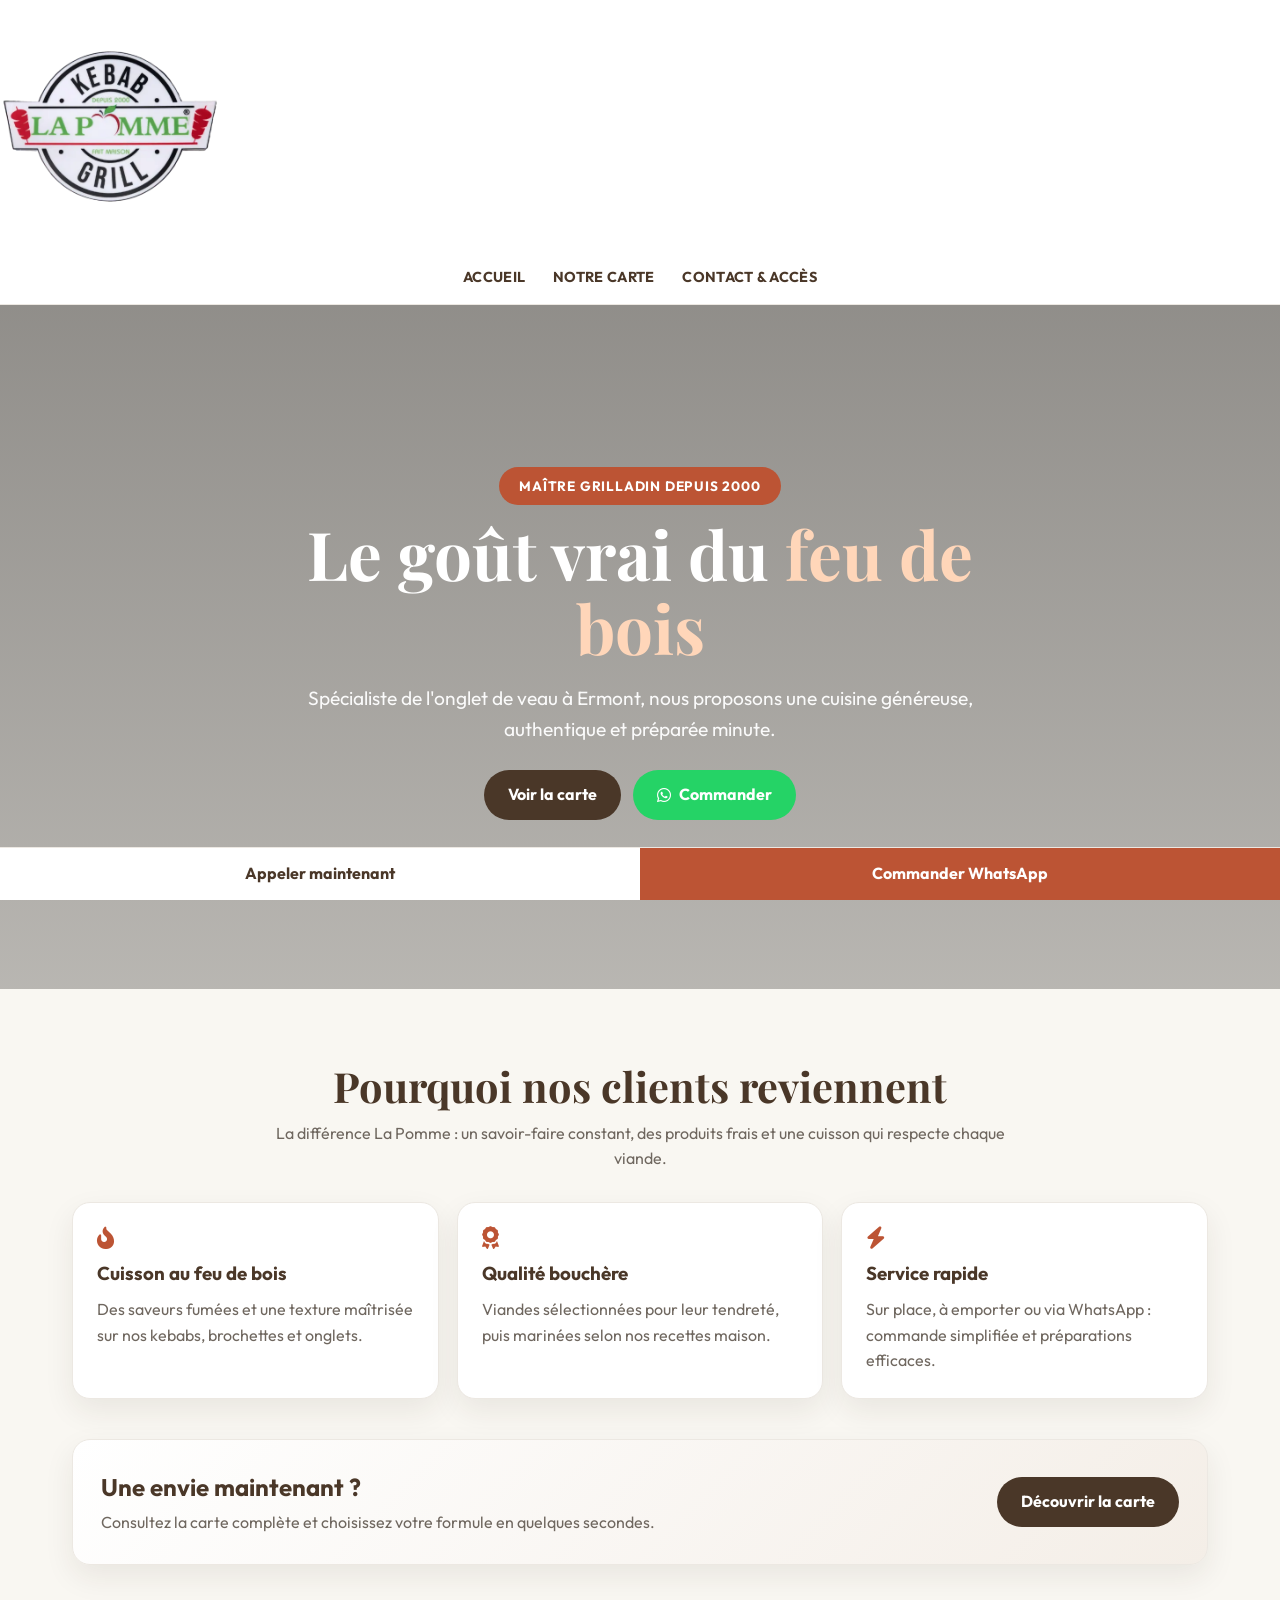
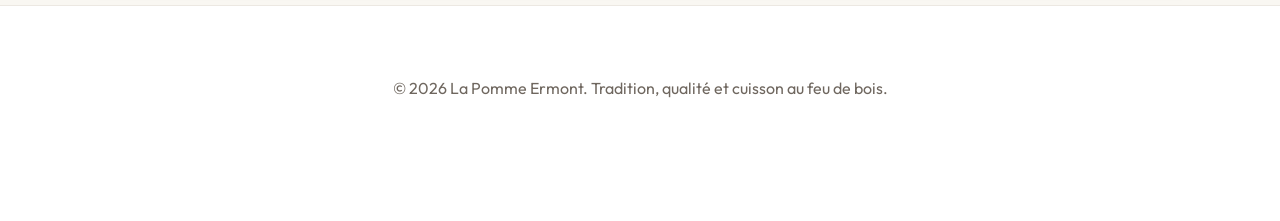
<file: index.html>
<!DOCTYPE html>
<html lang="fr">
<head>
    <meta charset="UTF-8">
    <meta name="viewport" content="width=device-width, initial-scale=1.0">
    <meta name="description" content="La Pomme Ermont : kebab au feu de bois, onglet de veau, grillades maison et commande rapide par téléphone ou WhatsApp.">
    <title>La Pomme Ermont | Kebab au Feu de Bois & Onglet de Veau</title>
    <link rel="preconnect" href="https://fonts.googleapis.com">
    <link rel="preconnect" href="https://fonts.gstatic.com" crossorigin>
    <link rel="stylesheet" href="https://cdnjs.cloudflare.com/ajax/libs/font-awesome/6.4.0/css/all.min.css">
    <link href="https://fonts.googleapis.com/css2?family=Playfair+Display:wght@700&family=Outfit:wght@300;400;600;700;800&display=swap" rel="stylesheet">
    <link rel="stylesheet" href="style.css">
</head>
<body>
    <header class="main-header">
        <div class="header-top">
            <a href="index.html" aria-label="Retour à l'accueil La Pomme Ermont">
                <img src="logo.png" alt="Logo La Pomme Ermont" class="mega-logo">
            </a>
        </div>
        <nav class="main-nav" aria-label="Navigation principale">
            <ul class="nav-links">
                <li><a href="index.html" class="active">Accueil</a></li>
                <li><a href="menu.html">Notre carte</a></li>
                <li><a href="contact.html">Contact & accès</a></li>
            </ul>
        </nav>
    </header>

    <main>
        <section class="hero">
            <div class="hero-content">
                <span class="badge">Maître grilladin depuis 2000</span>
                <h1>Le goût vrai du <span class="highlight">feu de bois</span></h1>
                <p>Spécialiste de l'onglet de veau à Ermont, nous proposons une cuisine généreuse, authentique et préparée minute.</p>
                <div class="hero-btns">
                    <a href="menu.html" class="btn btn-primary">Voir la carte</a>
                    <a href="https://wa.me/33134142460" class="btn btn-whatsapp" target="_blank" rel="noreferrer">
                        <i class="fab fa-whatsapp" aria-hidden="true"></i> Commander
                    </a>
                </div>
            </div>
        </section>

        <section class="container section spacing-lg">
            <div class="section-intro">
                <h2>Pourquoi nos clients reviennent</h2>
                <p>La différence La Pomme : un savoir-faire constant, des produits frais et une cuisson qui respecte chaque viande.</p>
            </div>
            <div class="feature-grid">
                <article class="feature-card">
                    <i class="fa-solid fa-fire-flame-curved" aria-hidden="true"></i>
                    <h3>Cuisson au feu de bois</h3>
                    <p>Des saveurs fumées et une texture maîtrisée sur nos kebabs, brochettes et onglets.</p>
                </article>
                <article class="feature-card">
                    <i class="fa-solid fa-award" aria-hidden="true"></i>
                    <h3>Qualité bouchère</h3>
                    <p>Viandes sélectionnées pour leur tendreté, puis marinées selon nos recettes maison.</p>
                </article>
                <article class="feature-card">
                    <i class="fa-solid fa-bolt" aria-hidden="true"></i>
                    <h3>Service rapide</h3>
                    <p>Sur place, à emporter ou via WhatsApp : commande simplifiée et préparations efficaces.</p>
                </article>
            </div>
        </section>

        <section class="container section">
            <div class="cta-strip">
                <div>
                    <h2>Une envie maintenant ?</h2>
                    <p>Consultez la carte complète et choisissez votre formule en quelques secondes.</p>
                </div>
                <a href="menu.html" class="btn btn-primary">Découvrir la carte</a>
            </div>
        </section>
    </main>

    <footer id="footer-placeholder"></footer>
    <script src="script.js"></script>
</body>
</html>
</file>
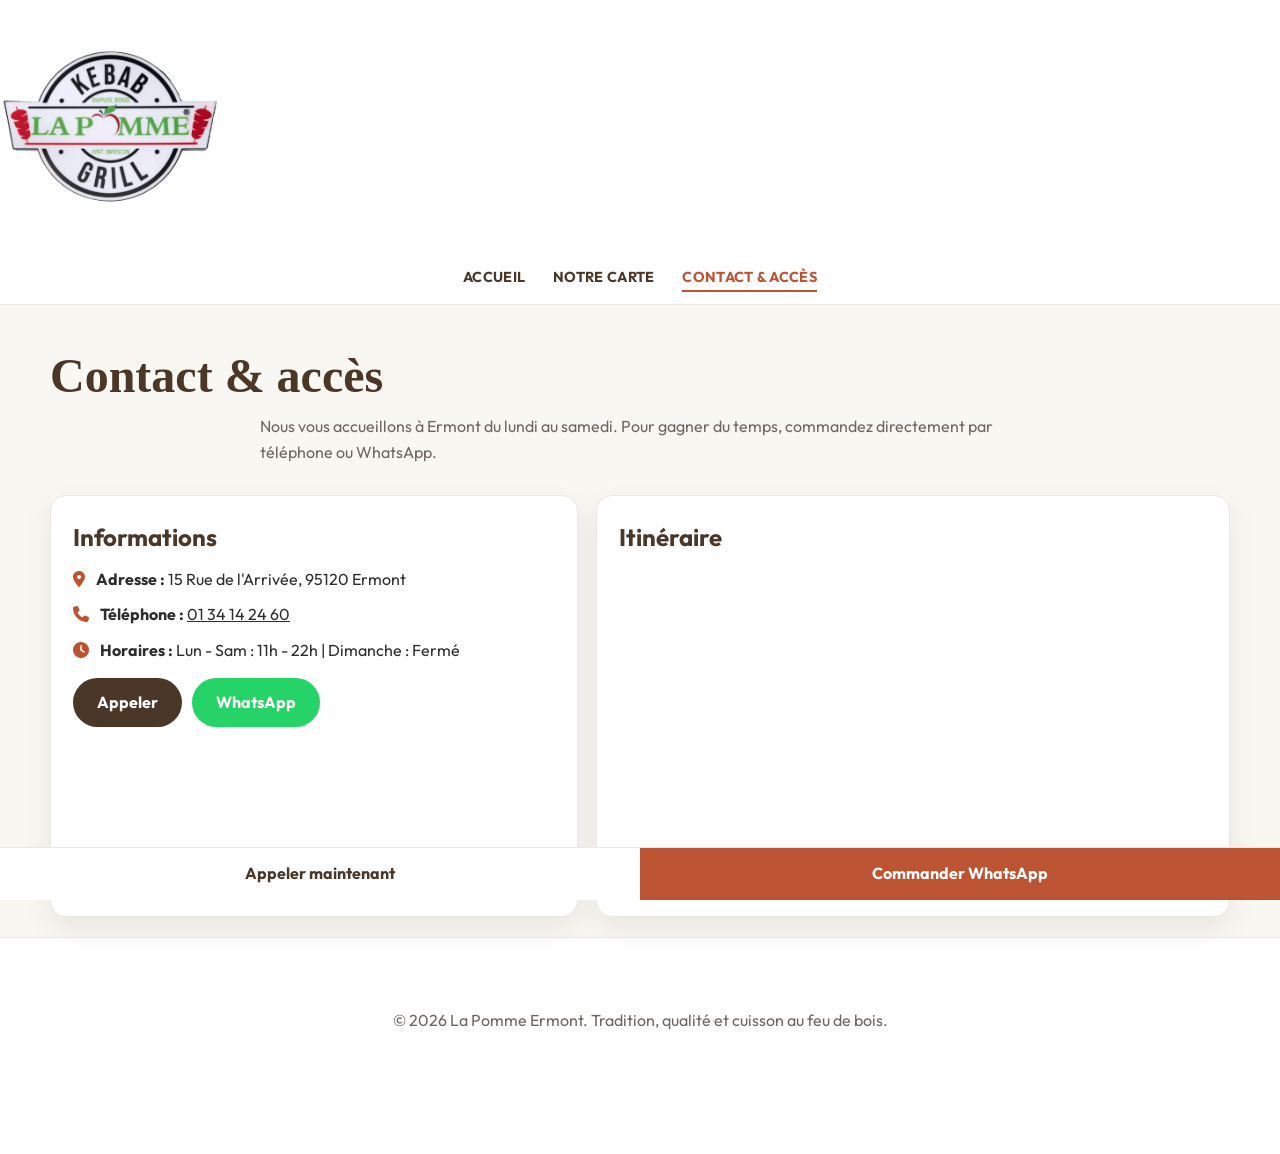
<file: contact.html>
<!DOCTYPE html>
<html lang="fr">
<head>
    <meta charset="UTF-8">
    <meta name="viewport" content="width=device-width, initial-scale=1.0">
    <meta name="description" content="Contactez La Pomme Ermont, retrouvez l'adresse, les horaires, l'itinéraire Google Maps et commandez rapidement.">
    <title>Contact & Accès - La Pomme Ermont</title>
    <link rel="preconnect" href="https://fonts.googleapis.com">
    <link rel="preconnect" href="https://fonts.gstatic.com" crossorigin>
    <link rel="stylesheet" href="https://cdnjs.cloudflare.com/ajax/libs/font-awesome/6.4.0/css/all.min.css">
    <link href="https://fonts.googleapis.com/css2?family=Outfit:wght@400;600;700&display=swap" rel="stylesheet">
    <link rel="stylesheet" href="style.css">
</head>
<body>
    <header id="header-placeholder"></header>

    <main class="container contact-wrap">
        <section class="contact-box">
            <div class="section-intro left">
                <h1>Contact & accès</h1>
                <p>Nous vous accueillons à Ermont du lundi au samedi. Pour gagner du temps, commandez directement par téléphone ou WhatsApp.</p>
            </div>

            <div class="contact-grid">
                <article class="info-card">
                    <h2>Informations</h2>
                    <p><i class="fa-solid fa-location-dot" aria-hidden="true"></i> <strong>Adresse :</strong> 15 Rue de l'Arrivée, 95120 Ermont</p>
                    <p><i class="fa-solid fa-phone" aria-hidden="true"></i> <strong>Téléphone :</strong> <a href="tel:0134142460">01 34 14 24 60</a></p>
                    <p><i class="fa-solid fa-clock" aria-hidden="true"></i> <strong>Horaires :</strong> Lun - Sam : 11h - 22h | Dimanche : Fermé</p>
                    <div class="contact-actions">
                        <a href="tel:0134142460" class="btn btn-primary">Appeler</a>
                        <a href="https://wa.me/33134142460" class="btn btn-whatsapp" target="_blank" rel="noreferrer">WhatsApp</a>
                    </div>
                </article>

                <article class="info-card map-card">
                    <h2>Itinéraire</h2>
                    <div class="map-container">
                        <iframe src="https://www.google.com/maps/embed?pb=!1m18!1m12!1m3!1d2617.9157291114095!2d2.25916!3d48.9893!2m3!1f0!2f0!3f0!3m2!1i1024!2i768!4f13.1!3m3!1m2!1s0x47e6670876793e37%3A0x29b93ece790ba882!2s15%20Rue%20de%20l&#39;Arriv%C3%A9e%2C%2095120%20Ermont!5e0!3m2!1sfr!2sfr!4v1700000000000" width="100%" height="320" style="border:0; border-radius: 14px;" allowfullscreen="" loading="lazy" referrerpolicy="no-referrer-when-downgrade"></iframe>
                    </div>
                </article>
            </div>
        </section>
    </main>

    <footer id="footer-placeholder"></footer>
    <script src="script.js"></script>
</body>
</html>
</file>
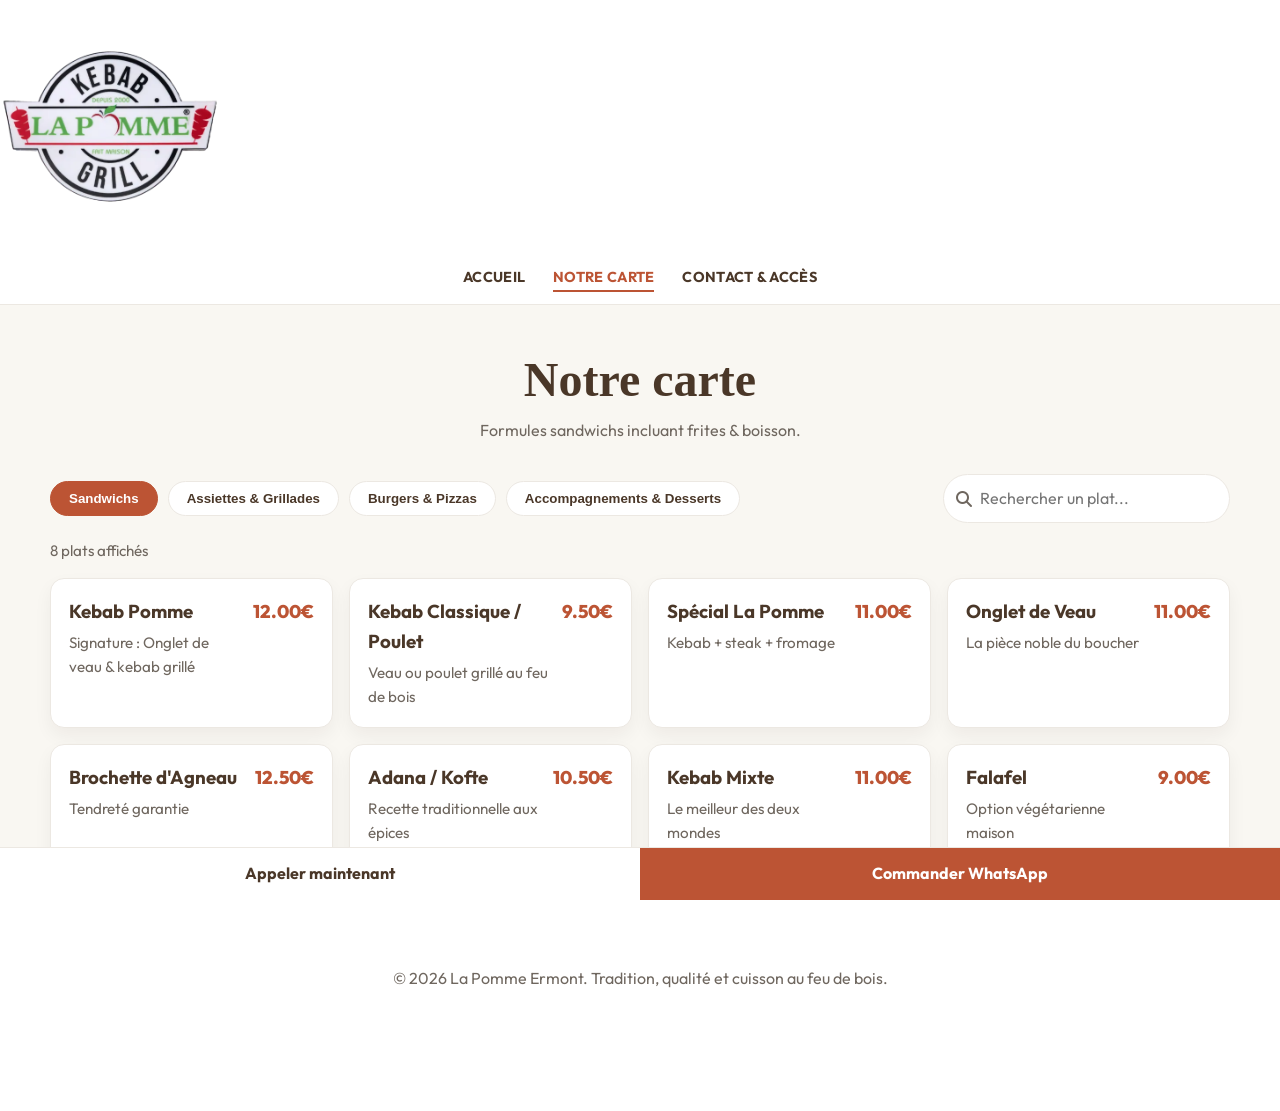
<file: menu.html>
<!DOCTYPE html>
<html lang="fr">
<head>
    <meta charset="UTF-8">
    <meta name="viewport" content="width=device-width, initial-scale=1.0">
    <meta name="description" content="Découvrez la carte La Pomme Ermont : sandwichs, assiettes, grillades, burgers, pizzas, desserts et accompagnements.">
    <title>Notre Carte - La Pomme Ermont</title>
    <link rel="preconnect" href="https://fonts.googleapis.com">
    <link rel="preconnect" href="https://fonts.gstatic.com" crossorigin>
    <link rel="stylesheet" href="https://cdnjs.cloudflare.com/ajax/libs/font-awesome/6.4.0/css/all.min.css">
    <link href="https://fonts.googleapis.com/css2?family=Outfit:wght@400;600;700;800&display=swap" rel="stylesheet">
    <link rel="stylesheet" href="style.css">
</head>
<body class="bg-light">
    <header id="header-placeholder"></header>

    <main class="container menu-section">
        <div class="section-intro">
            <h1>Notre carte</h1>
            <p>Formules sandwichs incluant frites & boisson.</p>
        </div>

        <div class="menu-toolbar" role="region" aria-label="Filtres de la carte">
            <nav class="menu-tabs" aria-label="Catégories du menu">
                <button class="tab-btn active" data-cat="sandwichs">Sandwichs</button>
                <button class="tab-btn" data-cat="plats">Assiettes & Grillades</button>
                <button class="tab-btn" data-cat="burgers">Burgers & Pizzas</button>
                <button class="tab-btn" data-cat="autres">Accompagnements & Desserts</button>
            </nav>
            <label for="menu-search" class="menu-search-wrap">
                <span class="sr-only">Rechercher un plat</span>
                <i class="fa-solid fa-magnifying-glass" aria-hidden="true"></i>
                <input id="menu-search" type="search" placeholder="Rechercher un plat..." autocomplete="off">
            </label>
        </div>

        <p id="menu-count" class="menu-count" aria-live="polite"></p>
        <div id="menu-grid" class="menu-grid-aere"></div>
    </main>

    <footer id="footer-placeholder"></footer>
    <script src="script.js"></script>
</body>
</html>
</file>
<file: style.css>
:root {
    --primary: #bc5434;
    --primary-dark: #9e452b;
    --secondary: #4a3728;
    --bg: #f9f7f2;
    --white: #ffffff;
    --text: #2d2d2d;
    --muted: #6f675f;
    --border: #ece8e2;
    --shadow: 0 12px 30px rgba(51, 34, 24, 0.08);
}

html,
body {
    overflow-x: hidden;
    width: 100%;
    margin: 0;
    padding: 0;
}

* {
    margin: 0;
    padding: 0;
    box-sizing: border-box;
}

body {
    font-family: 'Outfit', sans-serif;
    background: var(--bg);
    color: var(--text);
    line-height: 1.6;
}

img {
    max-width: 100%;
    display: block;
}

a {
    color: inherit;
}

.container {
    max-width: 1180px;
    margin: 0 auto;
    padding: 0 22px;
}

.section {
    margin: 40px auto;
}

.spacing-lg {
    margin-top: 72px;
}

.section-intro {
    text-align: center;
    margin-bottom: 30px;
}

.section-intro.left {
    text-align: left;
}

.section-intro h1,
.section-intro h2 {
    font-family: 'Playfair Display', serif;
    color: var(--secondary);
    line-height: 1.2;
    margin-bottom: 10px;
}

.section-intro h1 {
    font-size: clamp(2rem, 5vw, 3rem);
}

.section-intro h2 {
    font-size: clamp(1.8rem, 4vw, 2.6rem);
}

.section-intro p {
    max-width: 760px;
    margin: 0 auto;
    color: var(--muted);
}

.main-header {
    padding: 24px 0 14px;
    text-align: center;
    background: var(--white);
    position: sticky;
    top: 0;
    z-index: 50;
    border-bottom: 1px solid var(--border);
}

.mega-logo {
    width: 220px;
    height: auto;
    max-width: 85%;
}

.main-nav {
    margin-top: 20px;
}

.nav-links {
    display: flex;
    justify-content: center;
    list-style: none;
    gap: 28px;
    flex-wrap: wrap;
}

.nav-links a {
    text-decoration: none;
    color: var(--secondary);
    font-weight: 700;
    letter-spacing: 0.3px;
    text-transform: uppercase;
    font-size: 0.9rem;
    border-bottom: 2px solid transparent;
    transition: all 0.2s ease;
    padding-bottom: 4px;
}

.nav-links a:hover,
.nav-links a.active {
    color: var(--primary);
    border-color: var(--primary);
}

.hero {
    min-height: 76vh;
    display: flex;
    align-items: center;
    justify-content: center;
    background: linear-gradient(rgba(17, 14, 11, 0.45), rgba(17, 14, 11, 0.28)),
        url('https://images.unsplash.com/photo-1555939594-58d7cb561ad1?q=80&w=1974');
    background-size: cover;
    background-position: center;
    text-align: center;
    color: #fff;
    padding: 40px 20px;
}

.hero-content {
    max-width: 760px;
}

.hero-content h1 {
    font-family: 'Playfair Display', serif;
    font-size: clamp(2.1rem, 8vw, 4.2rem);
    color: #fff;
    margin: 18px 0;
    line-height: 1.1;
}

.hero-content p {
    font-size: clamp(1rem, 2.2vw, 1.2rem);
    opacity: 0.95;
}

.highlight {
    color: #ffd6b9;
}

.badge {
    background: var(--primary);
    color: white;
    padding: 10px 20px;
    border-radius: 999px;
    font-weight: 700;
    font-size: 0.85rem;
    text-transform: uppercase;
    letter-spacing: 0.8px;
}

.hero-btns {
    margin-top: 26px;
    display: flex;
    gap: 12px;
    justify-content: center;
    flex-wrap: wrap;
}

.btn {
    padding: 12px 24px;
    border-radius: 999px;
    font-weight: 700;
    text-decoration: none;
    display: inline-flex;
    align-items: center;
    justify-content: center;
    gap: 8px;
    transition: transform 0.2s ease, filter 0.2s ease;
    border: none;
}

.btn:hover {
    transform: translateY(-2px);
    filter: brightness(0.97);
}

.btn-primary {
    background: var(--secondary);
    color: white;
}

.btn-whatsapp {
    background: #25d366;
    color: white;
}

.feature-grid {
    display: grid;
    gap: 18px;
    grid-template-columns: repeat(auto-fit, minmax(220px, 1fr));
}

.feature-card {
    background: var(--white);
    border: 1px solid var(--border);
    border-radius: 18px;
    padding: 24px;
    box-shadow: var(--shadow);
}

.feature-card i {
    color: var(--primary);
    font-size: 1.4rem;
    margin-bottom: 10px;
}

.feature-card h3 {
    color: var(--secondary);
    margin-bottom: 8px;
}

.feature-card p {
    color: var(--muted);
}

.cta-strip {
    background: linear-gradient(135deg, #fff, #f4eee7);
    border: 1px solid var(--border);
    border-radius: 18px;
    padding: 28px;
    box-shadow: var(--shadow);
    display: flex;
    align-items: center;
    justify-content: space-between;
    gap: 18px;
    flex-wrap: wrap;
}

.cta-strip h2 {
    margin-bottom: 4px;
    color: var(--secondary);
}

.cta-strip p {
    color: var(--muted);
}

.menu-section {
    padding: 46px 0 30px;
}

.menu-toolbar {
    display: flex;
    align-items: center;
    justify-content: space-between;
    gap: 16px;
    flex-wrap: wrap;
    margin-bottom: 16px;
}

.menu-tabs {
    display: flex;
    justify-content: center;
    gap: 10px;
    flex-wrap: wrap;
}

.tab-btn {
    background: var(--white);
    border: 1px solid var(--border);
    padding: 9px 18px;
    border-radius: 999px;
    cursor: pointer;
    font-weight: 700;
    color: var(--secondary);
}

.tab-btn.active {
    background: var(--primary);
    color: white;
    border-color: var(--primary);
}

.menu-search-wrap {
    display: inline-flex;
    align-items: center;
    background: var(--white);
    border-radius: 999px;
    border: 1px solid var(--border);
    padding: 0 12px;
    min-width: 260px;
}

.menu-search-wrap i {
    color: var(--muted);
}

.menu-search-wrap input {
    border: none;
    outline: none;
    padding: 11px 8px;
    width: 100%;
    font: inherit;
    background: transparent;
}

.menu-count {
    color: var(--muted);
    margin-bottom: 14px;
    font-size: 0.95rem;
}

.menu-grid-aere {
    display: grid;
    grid-template-columns: repeat(auto-fit, minmax(280px, 1fr));
    gap: 16px;
}

.menu-card {
    background: var(--white);
    padding: 18px;
    border-radius: 14px;
    display: flex;
    justify-content: space-between;
    gap: 10px;
    border: 1px solid var(--border);
    box-shadow: 0 8px 18px rgba(30, 19, 11, 0.05);
}

.menu-card h3 {
    color: var(--secondary);
    margin-bottom: 4px;
}

.menu-card p {
    color: var(--muted);
    font-size: 0.95rem;
}

.item-price {
    color: var(--primary);
    font-weight: 800;
    font-size: 1.15rem;
    white-space: nowrap;
}

.empty-state {
    background: var(--white);
    border: 1px dashed var(--border);
    border-radius: 14px;
    padding: 28px;
    text-align: center;
    color: var(--muted);
}

.contact-wrap {
    padding: 42px 0 20px;
}

.contact-box {
    background: transparent;
}

.contact-grid {
    display: grid;
    grid-template-columns: 1fr 1.2fr;
    gap: 18px;
}

.info-card {
    background: var(--white);
    border-radius: 16px;
    border: 1px solid var(--border);
    padding: 22px;
    box-shadow: var(--shadow);
}

.info-card h2 {
    color: var(--secondary);
    margin-bottom: 10px;
}

.info-card p {
    margin-bottom: 10px;
}

.info-card i {
    color: var(--primary);
    margin-right: 8px;
}

.contact-actions {
    display: flex;
    gap: 10px;
    margin-top: 14px;
    flex-wrap: wrap;
}

.map-container {
    margin-top: 8px;
}

.sticky-footer {
    position: fixed;
    bottom: 0;
    width: 100%;
    display: flex;
    background: var(--white);
    border-top: 1px solid var(--border);
    z-index: 1000;
}

.sticky-btn {
    flex: 1;
    text-align: center;
    padding: 13px;
    color: var(--secondary);
    text-decoration: none;
    font-weight: 700;
}

.site-footer {
    padding: 70px 0 120px;
    text-align: center;
    background: #fff;
    border-top: 1px solid var(--border);
    color: var(--muted);
}

.sr-only {
    position: absolute;
    width: 1px;
    height: 1px;
    padding: 0;
    margin: -1px;
    overflow: hidden;
    clip: rect(0, 0, 0, 0);
    white-space: nowrap;
    border: 0;
}

@media (max-width: 900px) {
    .contact-grid {
        grid-template-columns: 1fr;
    }
}

@media (max-width: 768px) {
    .main-header {
        position: static;
    }

    .nav-links {
        gap: 14px;
    }

    .hero {
        min-height: 62vh;
    }

    .cta-strip {
        padding: 20px;
    }

    .menu-search-wrap {
        width: 100%;
    }
}
</file>
